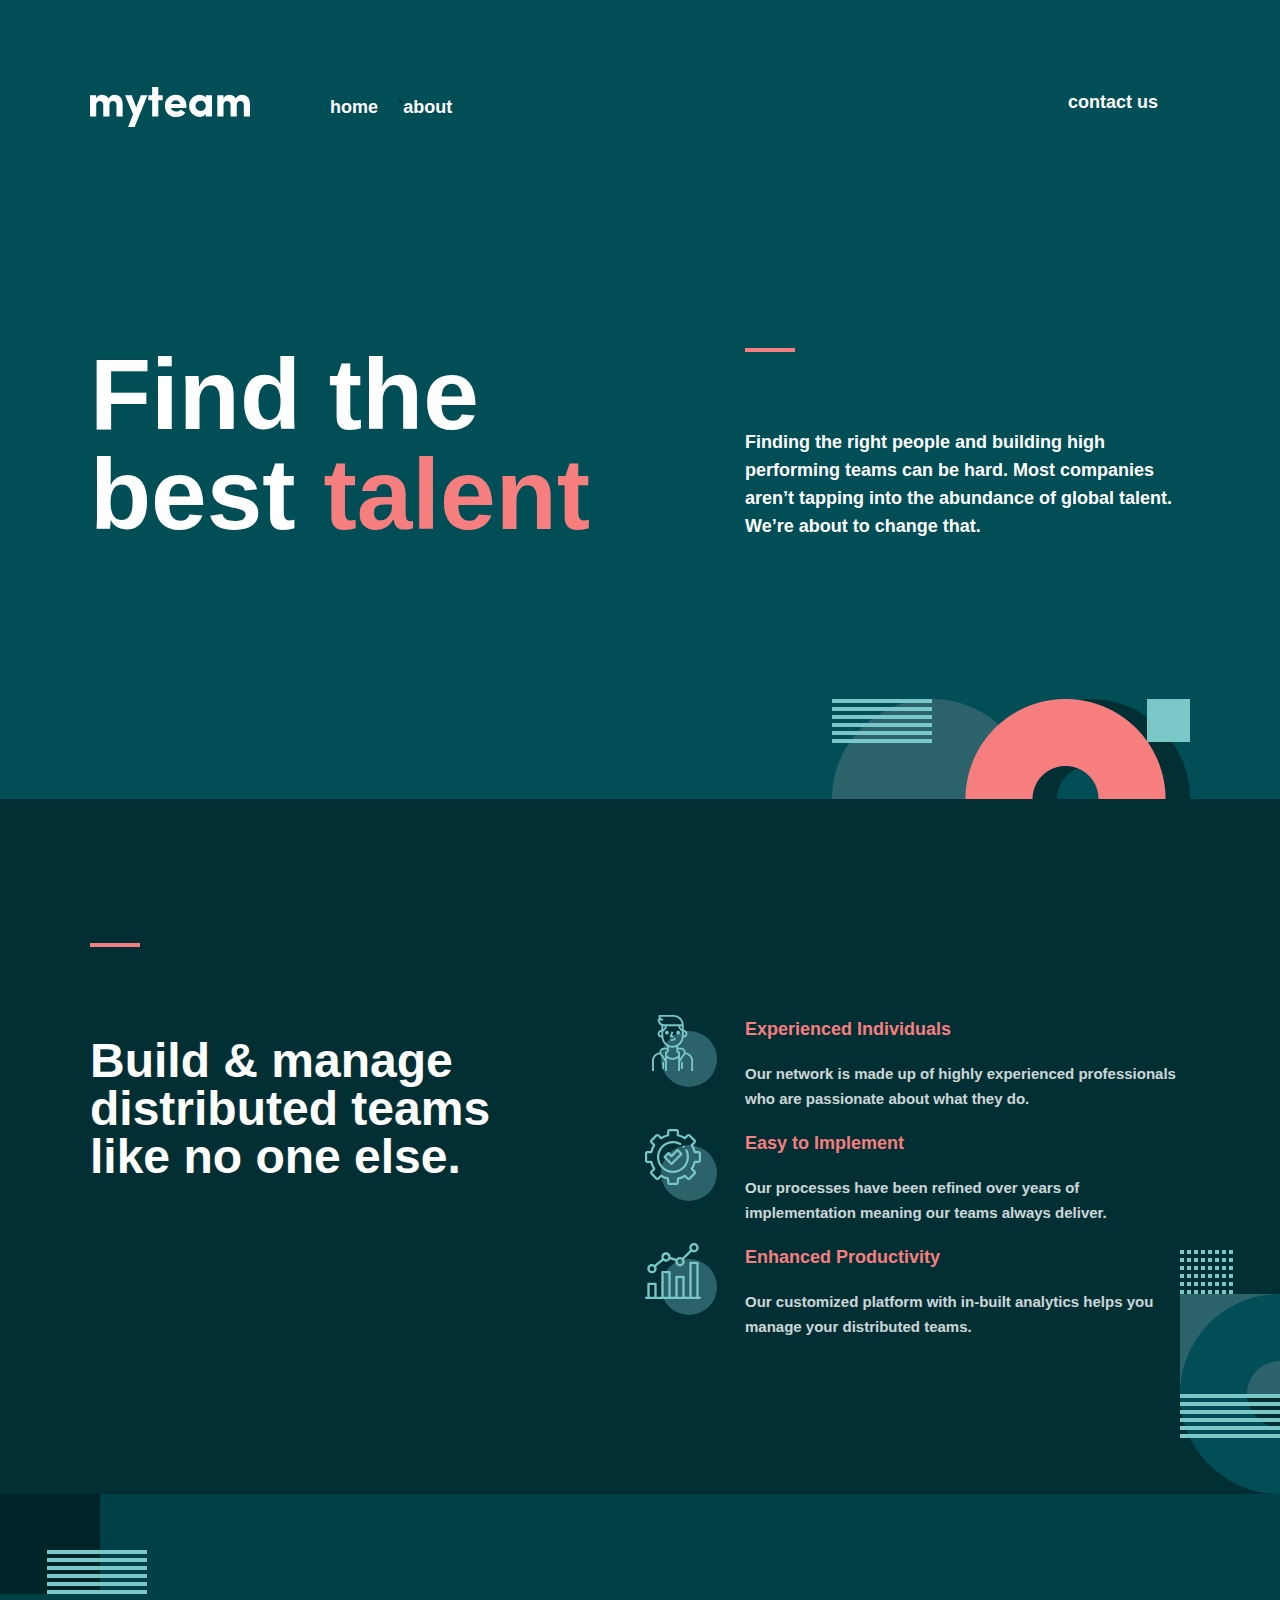
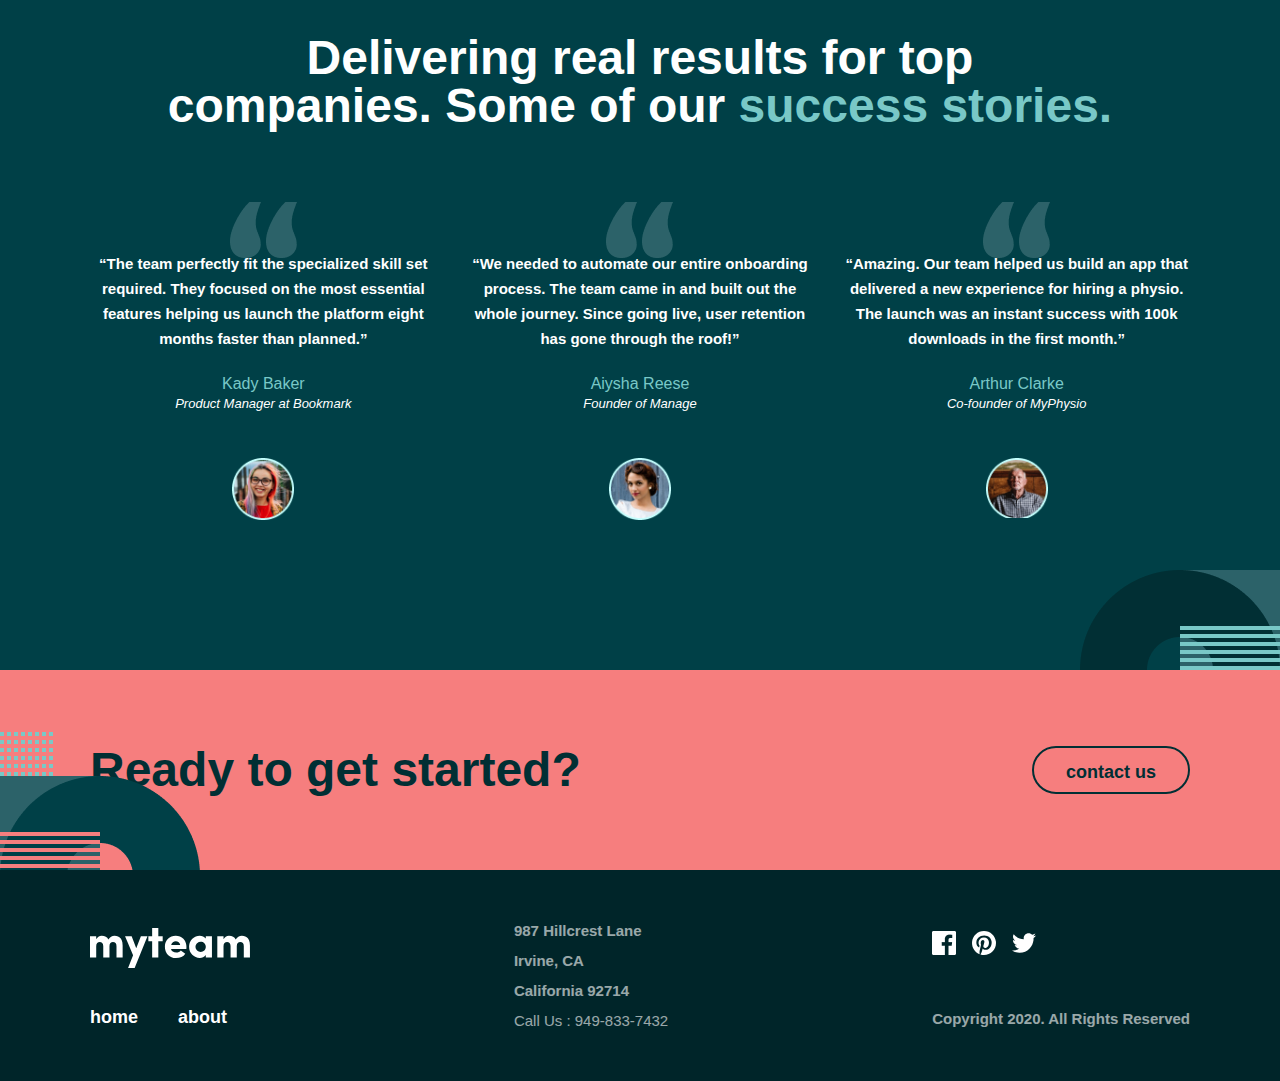
<file: index.html>
<!DOCTYPE html>
<html lang="en">

<head>
    <meta charset="UTF-8">
    <meta http-equiv="X-UA-Compatible" content="IE=edge">
    <meta name="viewport" content="width=device-width, initial-scale=1.0">
    <title>Myteam</title>
    <link rel="stylesheet" href="./css/main.css">
</head>

<body>
    <header class="site-header">
        <h1 class="visually-hidden">Header up</h1>
        <div class="container">
            <div class="site-header__inner">
                <a href="/index.html" class="link site-header__logo">
                    <img src="./images/logo.svg" alt="logo" class="pic site-header__img">
                </a>
                <nav class="site-header__navbar">
                    <ul class="list site-header__list">
                        <li class="item site-header__item">
                            <a href="#" class="link site-header__link">
                                home
                            </a>`
                        </li>
                        <li class="item site-header__item">
                            <a href="./about.html" class="link site-header__link">
                                about
                            </a>
                        </li>
                    </ul>
                </nav>
                <button class="menu-btn">
                    <img src="./images/menu-btn.svg" width="20" height="20" alt="Menu button">
                </button>
                <a href="./contact.html" class="btn site-header__btn">contact us</a>
            </div>
        </div>
    </header>
    <main>
        <section class="hero">
            <div class="container">
                <div class="hero__inner">
                    <div class="title-box">
                        <h1 class="title hero__title">Find the <br> best
                            <span class="span">
                                talent
                            </span>
                        </h1>
                    </div>
                    <div class="tetx-box">
                        <p class="text hero__inner-text">
                            Finding the right people and building high performing teams can be hard. Most companies
                            aren’t tapping into the abundance of global talent. We’re about to change that.
                        </p>
                    </div>
                </div>
            </div>
        </section>
        <section class="manage">
            <div class="container">
                <div class="manage__inner">
                    <div class="manage-title__box">
                        <h2 class="title manage__title">
                            Build & manage distributed teams like no one else.
                        </h2>
                    </div>
                    <div class="manage-box">
                        <ul class="list manage__list">
                            <li class="item manage__item">
                                <h3 class="title manage__name">
                                    <span>Experienced Individuals</span>
                                </h3>
                                <p class="text manage__text">
                                    Our network is made up of highly experienced professionals who are passionate about
                                    what they do.
                                </p>
                            </li>
                            <li class="item manage__item">
                                <h3 class="title manage__name">
                                    <span> Easy to Implement</span>
                                </h3>
                                <p class="text manage__text">
                                    Our processes have been refined over years of implementation meaning our teams
                                    always deliver.
                                </p>
                            </li>
                            <li class="item manage__item">
                                <h3 class="title manage__name">
                                    <span>Enhanced Productivity</span>
                                </h3>
                                <p class="text manage__text">
                                    Our customized platform with in-built analytics helps you manage your distributed
                                    teams.
                                </p>
                            </li>
                        </ul>
                    </div>
                </div>
            </div>
        </section>
        <section class="deliver">
            <div class="container">
                <div class="deliver__inner">
                    <div class="deliver-box">
                        <h2 class="title deliver__titlte">
                            Delivering real results for top <br> companies. Some of our <span
                                class="span__deliver">success
                                stories.</span>
                        </h2>
                    </div>
                    <ul class="list deliver__list">
                        <li class="item delivery__item">
                            <p class="text deliver__text">
                                “The team perfectly fit the specialized skill set required. They focused on the most
                                essential features helping us launch the platform eight months faster than planned.”
                            </p>
                            <span class="span__deliver">Kady Baker</span>
                            <p class="text deliver__des">
                                <em>Product Manager at Bookmark</em>
                            </p>
                        </li>
                        <li class="item delivery__item">
                            <p class="text deliver__text">
                                “We needed to automate our entire onboarding process. The team came in and built out the
                                whole journey. Since going live, user retention has gone through the roof!”
                            </p>
                            <span class="span__deliver">Aiysha Reese</span>
                            <p class="text deliver__des">
                                <em> Founder of Manage</em>
                            </p>
                        </li>
                        <li class="item delivery__item">
                            <p class="text deliver__text">
                                “Amazing. Our team helped us build an app that delivered a new experience for hiring a
                                physio. The launch was an instant success with 100k downloads in the first month.”
                            </p>
                            <span class="span__deliver">Arthur Clarke</span>
                            <p class="text deliver__des">
                                <em>Co-founder of MyPhysio</em>
                            </p>
                        </li>
                    </ul>
                </div>
            </div>
        </section>
        <section class="ready">
            <div class="container">
                <div class="ready__inner">
                    <h2 class="title ready__title">Ready to get started?</h2>
                    <a href="#" class="ready__btn">contact us</a>
                </div>
            </div>
        </section>
    </main>
    <footer class="site-footer">
        <div class="container">
            <div class="footer__inner">
                <ul class="list footer__list">
                    <li class="item footer__item">
                        <a href="./index.html" class="link footer-logo__link">
                            <img src="./images/logo.svg" alt="logo" class="pic">
                        </a>
                        <ul class="list footer-list">
                            <li class="item footer-item">
                                <a href="#" class="link footer-link">
                                    home
                                </a>
                            </li>
                            <li class=" item footer-item">
                                <a href="#" class="link footer-link">
                                    about
                                </a>
                            </li>
                        </ul>
                    </li>
                    <li class="item footer__item">
                        <div class="footer-__address">
                            <ul class="list footer-list">
                                <li class="item footer-item">
                                    987 Hillcrest Lane
                                </li>
                                <li class="item footer-item">
                                    Irvine, CA
                                </li>
                                <li class="item footer-item">
                                    California 92714
                                </li>
                                <li class="item footer-item">
                                    <a class="footer__number" href="tel:+9498337432"> Call Us : 949-833-7432</a>
                                </li>
                            </ul>
                        </div>
                    </li>
                    <li class="item footer__item">
                        <ul class="list app__list">
                            <li class="item app__item">
                                <a href="#" class="link app__link">
                                    <img src="./images/footer/icon1.png" alt="facebook" class="app__pic">
                                </a>
                            </li>
                            <li class="item app__item">
                                <a href="#" class="link app__link">
                                    <img src="./images/footer/icon2.svg" alt="app" class="app__pic">
                                </a>
                            </li>
                            <li class="item app__item">
                                <a href="#" class="link app__link">
                                    <img src="./images/footer/icon3.svg" alt="twitter" class="app__pic">
                                </a>
                            </li>
                        </ul>
                        <small class="footer__small">Copyright 2020. All Rights Reserved</small>
                    </li>
                </ul>
            </div>
        </div>
    </footer>


</body>


</html>
</file>
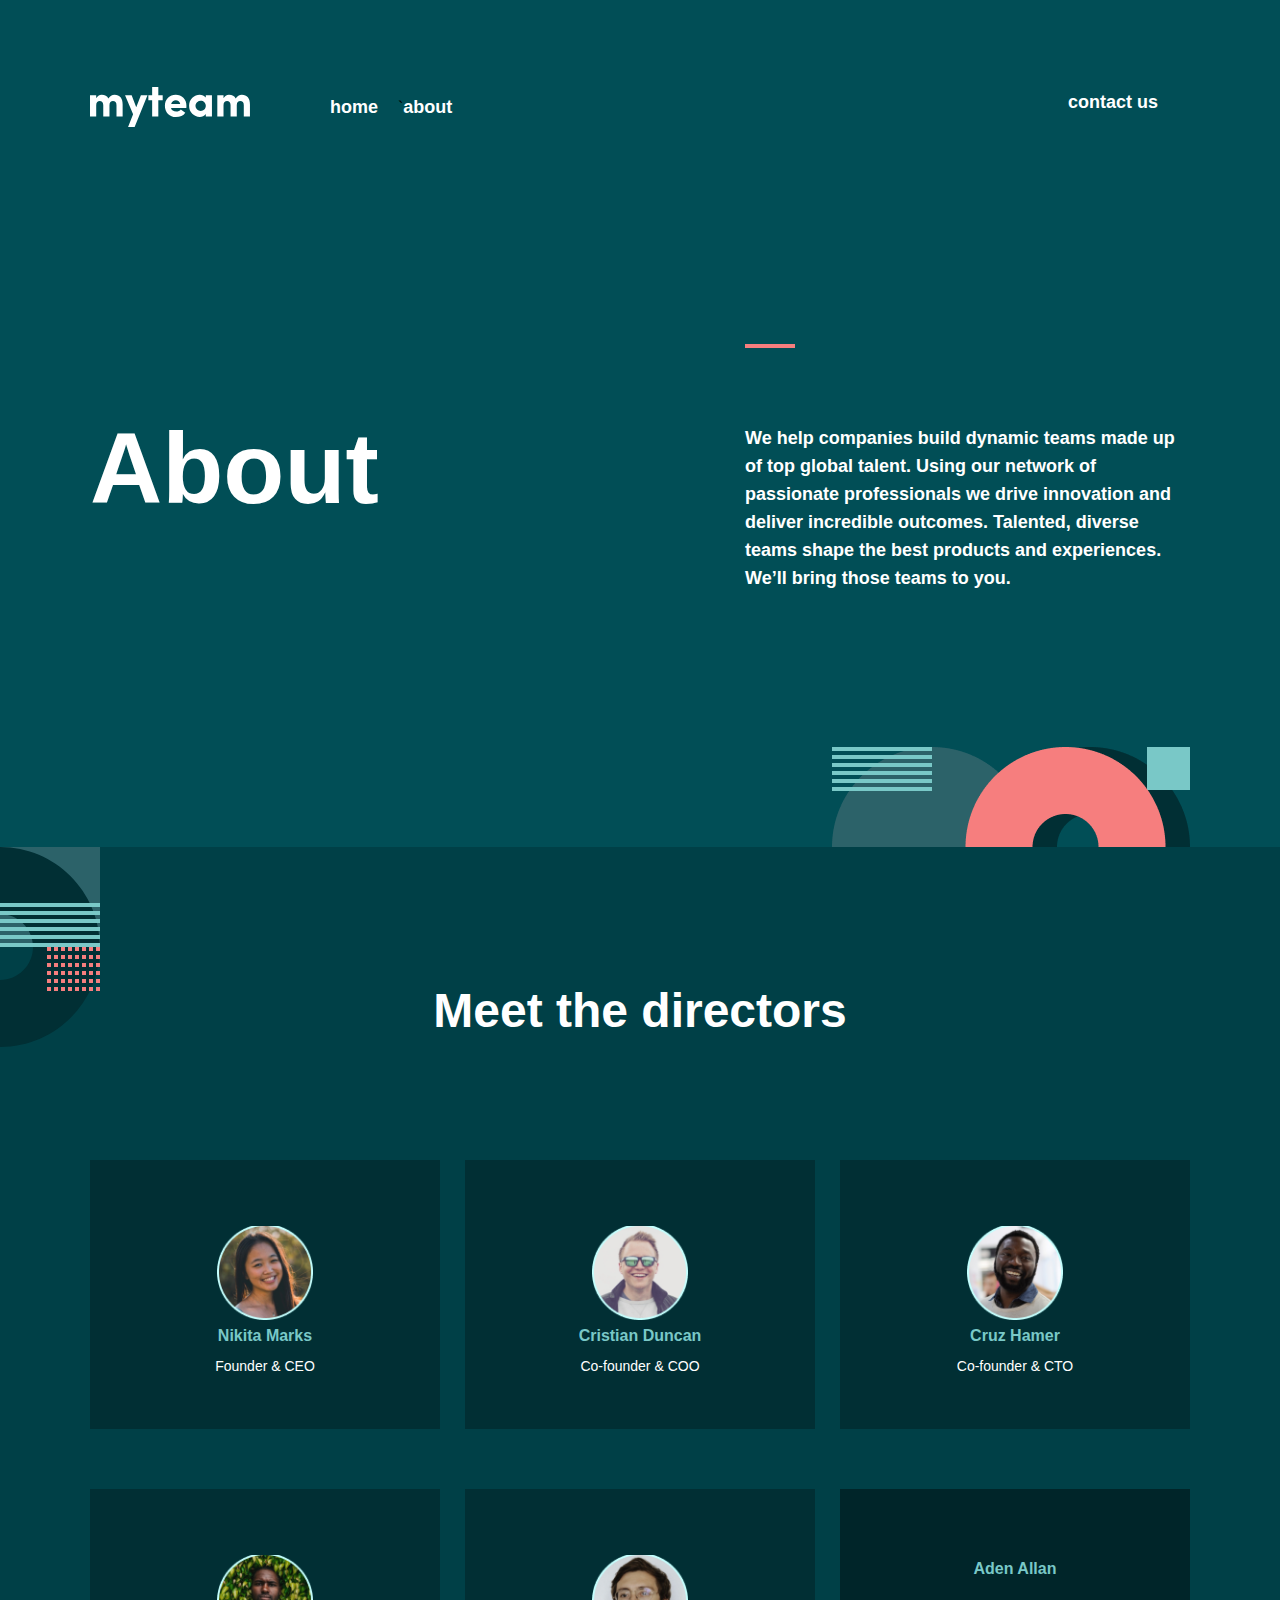
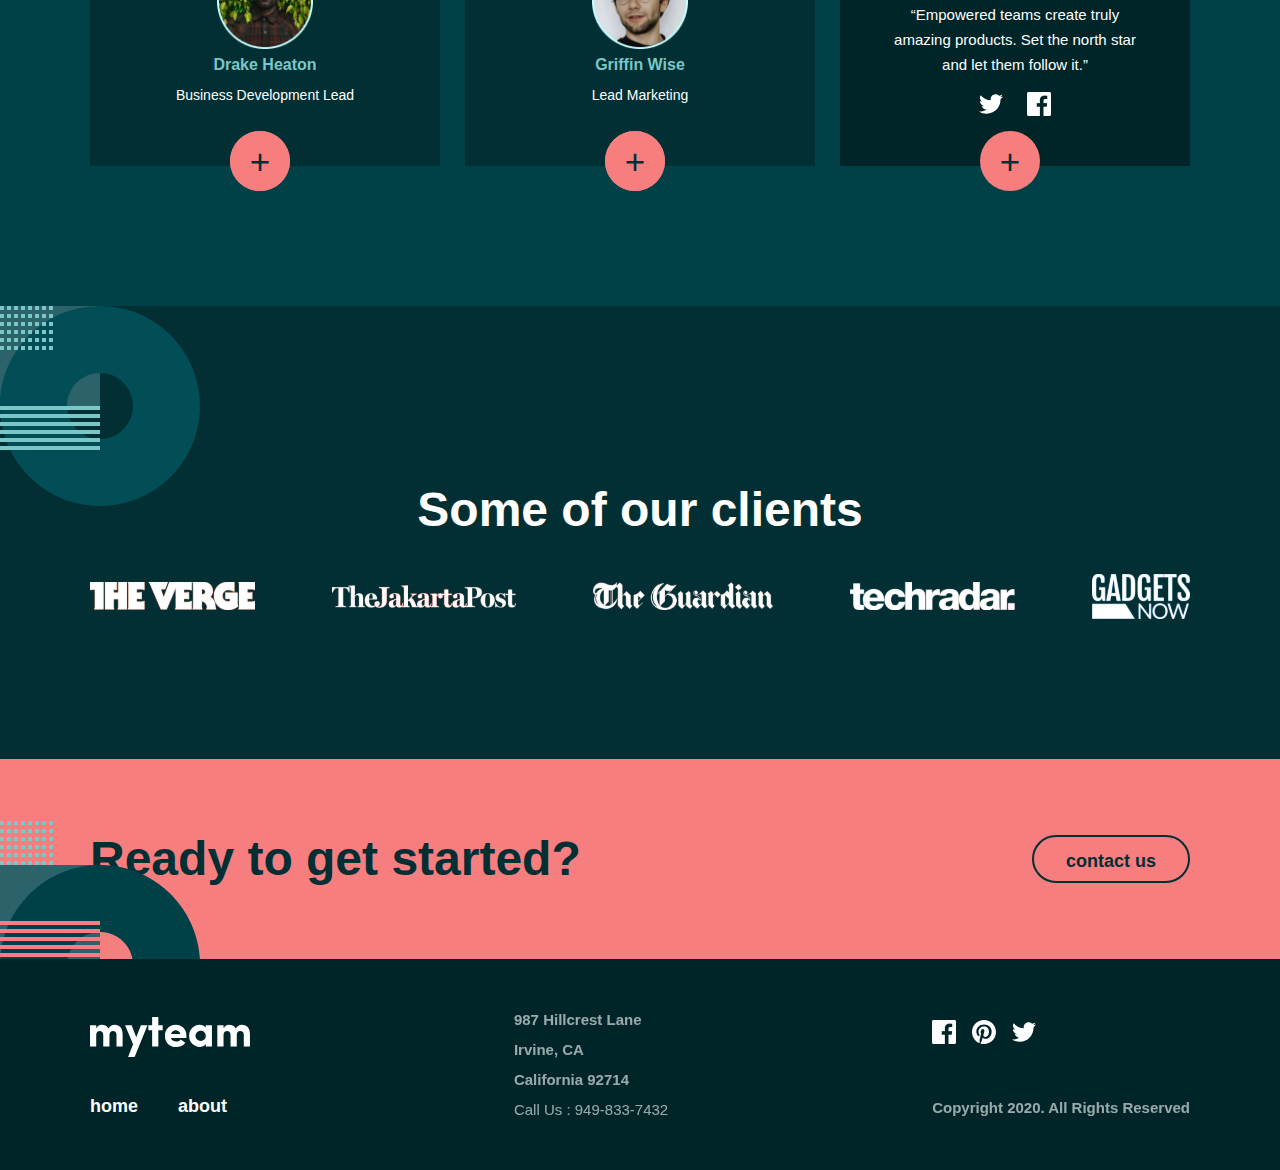
<file: about.html>
<!DOCTYPE html>
<html lang="en">

<head>
    <meta charset="UTF-8">
    <meta http-equiv="X-UA-Compatible" content="IE=edge">
    <meta name="viewport" content="width=device-width, initial-scale=1.0">
    <title>About page</title>
    <link rel="stylesheet" href="./css/main.css">
</head>

<body>

    <header class="site-header">
        <div class="container">
            <div class="site-header__inner">
                <a href="/index.html" class="link site-header__logo">
                    <img src="./images/logo.svg" alt="logo" class="pic site-header__img">
                </a>
                <nav class="site-header__navbar">
                    <ul class="list site-header__list">
                        <li class="item site-header__item">
                            <a href="./index.html" class="link site-header__link">
                                home
                            </a>`
                        </li>
                        <li class="item site-header__item">
                            <a href="#" class="link site-header__link">
                                about
                            </a>
                        </li>
                    </ul>
                </nav>
                <a href="./contact.html" class="btn site-header__btn">contact us</a>
            </div>
        </div>
    </header>

    <!-- Hero -->
    <main>
        <section class="hero">
            <div class="container">
                <div class="hero__inner">
                    <div class="title-box">
                        <h1 class="title hero__title">About
                        </h1>
                    </div>
                    <div class="tetx-box">
                        <p class="text hero__inner-text">
                            We help companies build dynamic teams made up of top global talent. Using our network of
                            passionate professionals we drive innovation and deliver incredible outcomes. Talented,
                            diverse
                            teams shape the best products and experiences. We’ll bring those teams to you.
                        </p>
                    </div>
                </div>
            </div>
        </section>
        <!-- Hero -->

        <section class="meet-direct">
            <div class="container">
                <div class="meet-direct__title">
                    <h2>Meet the directors</h2>
                </div>
                <div class="meet-direct__inner">
                    <div class="meet-direct__boxes">
                        <ul class="meet-direct__lists">
                            <li class="meet-direct__name">Nikita Marks</li>
                            <li class="meet-direct__job">Founder & CEO</li>
                        </ul>
                        <ul class="meet-direct__lists">
                            <li class="meet-direct__name meet-direct__name--2">Cristian Duncan</li>
                            <li class="meet-direct__job">Co-founder & COO</li>
                        </ul>
                        <ul class="meet-direct__lists">
                            <li class="meet-direct__name meet-direct__name--3">Cruz Hamer</li>
                            <li class="meet-direct__job">Co-founder & CTO</li>
                        </ul>
                        <ul class="meet-direct__lists">
                            <li class="meet-direct__name meet-direct__name--4">Drake Heaton</li>
                            <li class="meet-direct__job">Business Development Lead</li>
                        </ul>
                        <ul class="meet-direct__lists">
                            <li class="meet-direct__name meet-direct__name--5">Griffin Wise</li>
                            <li class="meet-direct__job">Lead Marketing</li>
                        </ul>
                        <ul class="meet-direct__lists meet-direct__lists-last">
                            <li class="meet-direct__last">Aden Allan</li>
                            <p>“Empowered teams create truly amazing products. Set the north star and let them follow
                                it.”</p>
                            <div class="meet-direct__social">
                                <img src="./images/footer/icon3.svg" alt="twitter" class="app__pic">
                                <img src="./images/footer/icon1.png" alt="facebook" class="app__pic">
                            </div>
                        </ul>
                    </div>
                </div>
            </div>
        </section>

        <!-- Our clients -->
        <div class="clients">
            <div class="container">
                <h2>Some of our clients</h2>
                <div class="client__inner">
                    <div class="client__company">
                        <img src="./images/some1.svg" alt="The Verge company">
                        <img src="./images/some2.svg" alt="The Jakarta company">
                        <img src="./images/some3.svg" alt="The Guardian company">
                        <img src="./images/some4.svg" alt="The Techradar company">
                        <img src="./images/some5.svg" alt="The Gadjets now company">
                    </div>
                </div>
            </div>
        </div>
        <!-- Our clients -->

        <!-- Ready section -->
        <section class="ready">
            <div class="container">
                <div class="ready__inner">
                    <h2 class="title ready__title">Ready to get started?</h2>
                    <a href="#" class="ready__btn">contact us</a>
                </div>
            </div>
        </section>
        <!-- Ready section -->
    </main>

    <!-- Footer -->
    <footer class="site-footer">
        <div class="container">
            <div class="footer__inner">
                <ul class="list footer__list">
                    <li class="item footer__item">
                        <a href="./index.html" class="link footer-logo__link">
                            <img src="./images/logo.svg" alt="logo" class="pic">
                        </a>
                        <ul class="list footer-list">
                            <li class="item footer-item">
                                <a href="#" class="link footer-link">
                                    home
                                </a>
                            </li>
                            <li class=" item footer-item">
                                <a href="#" class="link footer-link">
                                    about
                                </a>
                            </li>
                        </ul>
                    </li>
                    <li class="item footer__item">
                        <div class="footer-__address">
                            <ul class="list footer-list">
                                <li class="item footer-item">
                                    987 Hillcrest Lane
                                </li>
                                <li class="item footer-item">
                                    Irvine, CA
                                </li>
                                <li class="item footer-item">
                                    California 92714
                                </li>
                                <li class="item footer-item">
                                    <a class="footer__number" href="tel:+9498337432"> Call Us : 949-833-7432</a>
                                </li>
                            </ul>
                        </div>
                    </li>
                    <li class="item footer__item">
                        <ul class="list app__list">
                            <li class="item app__item">
                                <a href="#" class="link app__link">
                                    <img src="./images/footer/icon1.png" alt="facebook" class="app__pic">
                                </a>
                            </li>
                            <li class="item app__item">
                                <a href="#" class="link app__link">
                                    <img src="./images/footer/icon2.svg" alt="app" class="app__pic">
                                </a>
                            </li>
                            <li class="item app__item">
                                <a href="#" class="link app__link">
                                    <img src="./images/footer/icon3.svg" alt="twitter" class="app__pic">
                                </a>
                            </li>
                        </ul>
                        <small class="footer__small">Copyright 2020. All Rights Reserved</small>
                    </li>
                </ul>
            </div>
        </div>
    </footer>
    <!-- Footer -->

</body>

</html>
</file>
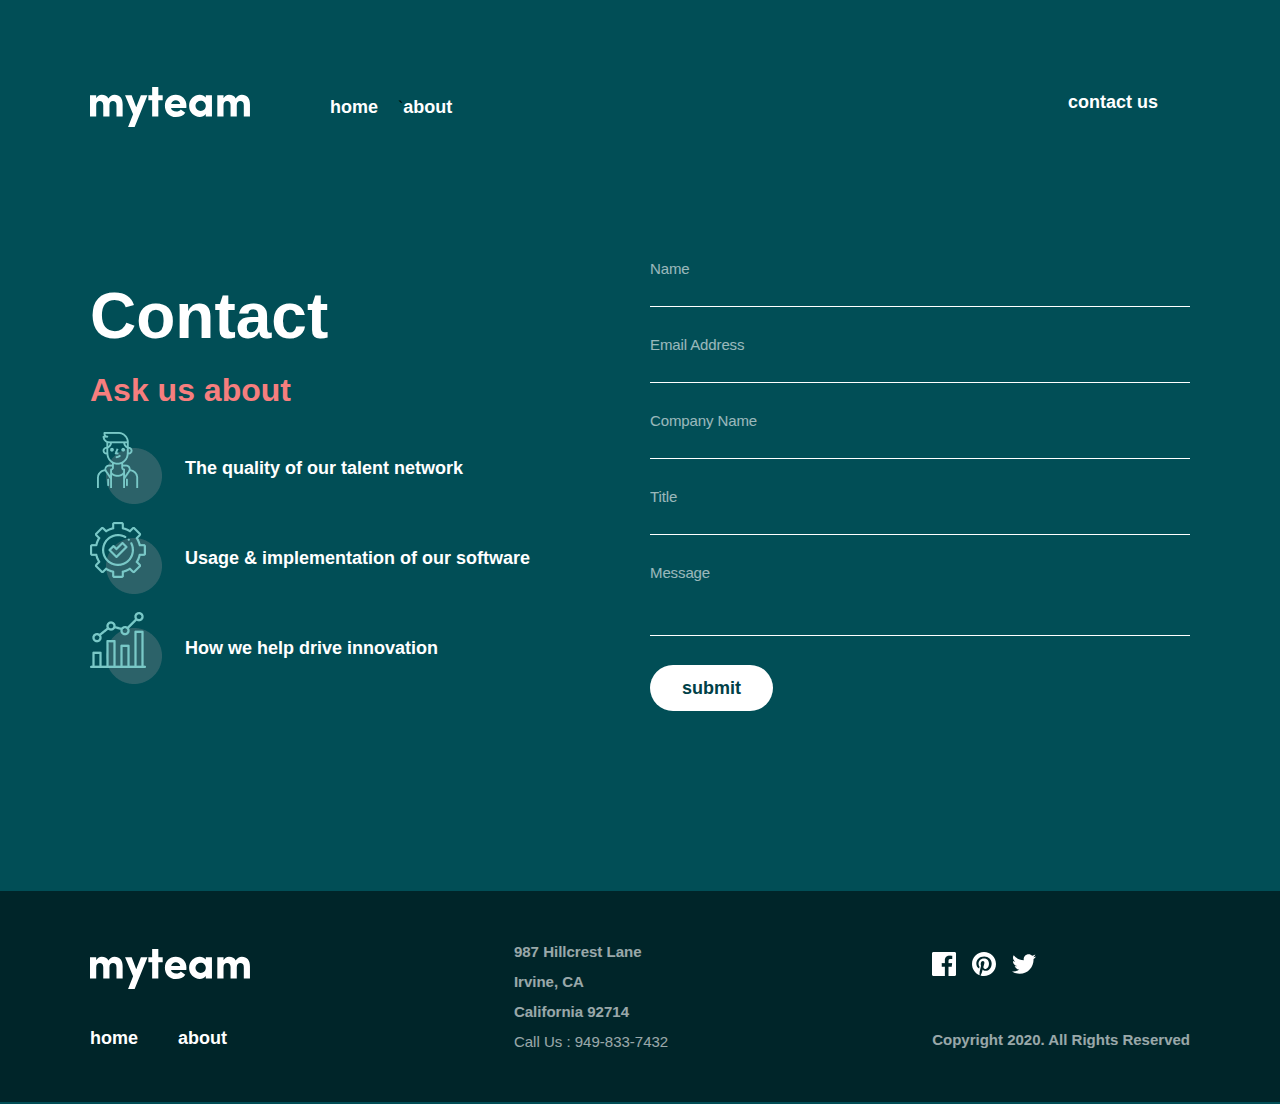
<file: contact.html>
<!DOCTYPE html>
<html lang="en">

<head>
    <meta charset="UTF-8">
    <meta http-equiv="X-UA-Compatible" content="IE=edge">
    <meta name="viewport" content="width=device-width, initial-scale=1.0">
    <title>Contact page</title>
    <link rel="stylesheet" href="./css/main.css">
</head>

<body>
    <header class="site-header">
        <div class="container">
            <div class="site-header__inner">
                <a href="/index.html" class="link site-header__logo">
                    <img src="./images/logo.svg" alt="logo" class="pic site-header__img">
                </a>
                <nav class="site-header__navbar">
                    <ul class="list site-header__list">
                        <li class="item site-header__item">
                            <a href="./index.html" class="link site-header__link">
                                home
                            </a>`
                        </li>
                        <li class="item site-header__item">
                            <a href="./about.html" class="link site-header__link">
                                about
                            </a>
                        </li>
                    </ul>
                </nav>
                <button class="menu-btn">
                    <img src="./images/menu-btn.svg" width="20" height="20" alt="Menu button">
                </button>
                <a href="./contact.html" class="btn site-header__btn">contact us</a>
            </div>
        </div>
    </header>

    <!-- Contact -->
    <main>
        <section class="contact">
            <div class="container">
                <div class="contact__inner">
                    <div class="contact__contents">
                        <h1>Contact</h1>
                        <h2>Ask us about</h2>
                        <h3 class="contact__item-1">The quality of our talent network</h3>
                        <h3 class="contact__item-2">Usage & implementation of our software</h3>
                        <h3 class="contact__item-3">How we help drive innovation</h3>
                    </div>
                    <div class="contact__form">
                        <form action="https://echo.htmlacademy.ru/" method="post" aria-label="Contact Information">
                            <label for="name">Name</label>
                            <input type="text" id="name" name="name" required>
                            <label for="Email">Email Address</label>
                            <input type="email" id="Email" name="Email" required>
                            <label for="company">Company Name</label>
                            <input type="text" id="company" name="Company name" required>
                            <label for="title">Title</label>
                            <input type="text" id="title" name="Title">
                            <label for="textarea">Message</label>
                            <div>
                                <textarea name="message" id="textarea"></textarea>
                            </div>
                            <button type="submit">submit</button>
                        </form>
                    </div>
                </div>
            </div>
        </section>
    </main>
    <!-- Contact -->

    <!-- Footer -->
    <footer class="site-footer">
        <!-- Footer -->
        <div class="container">
            <div class="footer__inner">
                <ul class="list footer__list">
                    <li class="item footer__item">
                        <a href="./index.html" class="link footer-logo__link">
                            <img src="./images/logo.svg" alt="logo" class="pic">
                        </a>
                        <ul class="list footer-list">
                            <li class="item footer-item">
                                <a href="#" class="link footer-link">
                                    home
                                </a>
                            </li>
                            <li class=" item footer-item">
                                <a href="#" class="link footer-link">
                                    about
                                </a>
                            </li>
                        </ul>
                    </li>
                    <li class="item footer__item">
                        <div class="footer-__address">
                            <ul class="list footer-list">
                                <li class="item footer-item">
                                    987 Hillcrest Lane
                                </li>
                                <li class="item footer-item">
                                    Irvine, CA
                                </li>
                                <li class="item footer-item">
                                    California 92714
                                </li>
                                <li class="item footer-item">
                                    <a class="footer__number" href="tel:+9498337432"> Call Us : 949-833-7432</a>
                                </li>
                            </ul>
                        </div>
                    </li>
                    <li class="item footer__item">
                        <ul class="list app__list">
                            <li class="item app__item">
                                <a href="#" class="link app__link">
                                    <img src="./images/footer/icon1.png" alt="facebook" class="app__pic">
                                </a>
                            </li>
                            <li class="item app__item">
                                <a href="#" class="link app__link">
                                    <img src="./images/footer/icon2.svg" alt="app" class="app__pic">
                                </a>
                            </li>
                            <li class="item app__item">
                                <a href="#" class="link app__link">
                                    <img src="./images/footer/icon3.svg" alt="twitter" class="app__pic">
                                </a>
                            </li>
                        </ul>
                        <small class="footer__small">Copyright 2020. All Rights Reserved</small>
                    </li>
                </ul>
            </div>
        </div>
    </footer>

</body>

</html>
</file>
<file: css/main.css>
.visually-hidden {
  clip: rect(0 0 0 0);
  -webkit-clip-path: inset(50%);
          clip-path: inset(50%);
  height: 1px;
  overflow: hidden;
  position: absolute;
  white-space: nowrap;
  width: 1px;
}

.container {
  width: 100%;
  max-width: 1140px;
  padding: 0 20px;
  margin: 0%;
  margin: 0 auto;
}

.site-header {
  padding: 77px 0px;
}

.site-header__inner {
  display: flex;
  align-items: center;
}

.site-header__list {
  display: flex;
}

.site-header__link {
  margin-right: 20px;
}
.site-header__link:hover {
  color: #f67e7e;
  opacity: inherit;
}

.site-header__navbar {
  margin-left: 80px;
}

.site-header__btn {
  margin-left: auto;
  padding: 10px 32px;
  text-decoration: none;
  text-align: center;
  cursor: pointer;
  color: #fff;
  background-color: transparent;
  border-radius: 24px;
  font-weight: 600;
  font-size: 18px;
  line-height: 28px;
}
.site-header__btn:hover {
  background-color: #fff;
  color: #333;
}

.menu-btn {
  display: none;
  border: none;
  outline: none;
  background: transparent;
}

@media only screen and (max-width: 375px) {
  .site-header__navbar {
    display: none;
  }
  .site-header__inner .btn {
    display: none;
  }
  .menu-btn {
    display: block;
    margin-left: auto;
  }
}
@media only screen and (max-width: 576px) {
  .site-header__navbar {
    display: none;
  }
  .site-header__inner .btn {
    display: none;
  }
  .menu-btn {
    display: block;
    margin-left: auto;
  }
}
.hero {
  padding-top: 140px;
  padding-bottom: 255px;
}

.hero__inner {
  position: relative;
  display: flex;
  align-items: center;
  justify-content: space-between;
}

.hero__inner::before {
  position: absolute;
  display: block;
  width: 358px;
  height: 100px;
  background-size: 100%;
  background-image: url("../../images/hero/bg-img.png");
  background-repeat: no-repeat;
  content: "";
  bottom: -255px;
  right: 0;
}

.title-box {
  position: relative;
  width: 100%;
  max-width: 635px;
}

.title-box::before {
  position: absolute;
  content: "";
  display: block;
  width: 100px;
  height: 200px;
  background-image: url("../images/hero/bg.png");
  background-repeat: no-repeat;
  background-size: 100%;
  left: -210px;
}

.tetx-box {
  position: relative;
  width: 100%;
  max-width: 445px;
  padding-top: 80px;
}

.tetx-box::before {
  position: absolute;
  display: block;
  content: "";
  width: 50px;
  height: 4px;
  background-size: 100%;
  background-image: url("../images/hero/line.png");
  background-repeat: no-repeat;
  top: 0%;
}

.hero__inner-text {
  font-weight: 600;
  font-size: 18px;
  line-height: 28px;
  color: #ffffff;
  margin: 0%;
}

.hero__title {
  font-weight: 700;
  font-size: 100px;
  line-height: 100px;
  color: #ffffff;
  margin: 0%;
}

span {
  color: #f67e7e;
}

@media only screen and (max-width: 375px) {
  .hero {
    padding-top: 0px;
  }
  .hero__inner {
    flex-direction: column;
  }
  .tetx-box {
    padding: 20px;
    text-align: center;
  }
  .hero__title {
    font-weight: 700;
    font-size: 40px;
    line-height: 40px;
    text-align: center;
  }
  .hero__inner-text {
    font-size: 15px;
  }
  .tetx-box::before {
    background-image: none !important;
  }
}
@media only screen and (max-width: 576px) {
  .hero {
    padding-top: 0px;
  }
  .hero__inner {
    flex-direction: column;
  }
  .tetx-box {
    padding: 40px;
    text-align: center;
  }
  .hero__title {
    font-weight: 700;
    font-size: 55px;
    line-height: 60px;
    text-align: center;
  }
  .hero__inner-text {
    font-size: 16px;
  }
  .tetx-box::before {
    background-image: none !important;
  }
}
@media only screen and (max-width: 768px) {
  .hero {
    padding-top: 0px;
  }
  .hero__inner {
    flex-direction: column;
  }
  .tetx-box {
    padding: 40px;
    text-align: center;
  }
  .hero__title {
    font-weight: 700;
    font-size: 64px;
    line-height: 60px;
    text-align: center;
  }
  .hero__inner-text {
    font-size: 16px;
  }
  .tetx-box::before {
    background-image: none !important;
  }
}
@media only screen and (max-width: 1024px) {
  .hero {
    padding-top: 0px;
  }
  .hero__inner {
    flex-direction: column;
  }
  .tetx-box {
    padding: 40px;
    text-align: center;
  }
  .hero__title {
    font-weight: 700;
    font-size: 75px;
    line-height: 60px;
    text-align: center;
  }
  .hero__inner-text {
    font-size: 16px;
  }
  .tetx-box::before {
    background-image: none !important;
  }
}
.manage {
  position: relative;
  padding-top: 198px;
  background: #012f34;
  padding-bottom: 140px;
}

.manage__inner {
  position: relative;
  display: flex;
  justify-content: space-between;
}

.manage::before {
  position: absolute;
  content: "";
  display: block;
  width: 100px;
  height: 244px;
  background-image: url("../images/manage/bg.png");
  background-repeat: no-repeat;
  background-size: 100%;
  right: 0%;
  bottom: 0%;
}

.manage-title__box {
  width: 100%;
  max-width: 445px;
  position: relative;
}

.manage-title__box::before {
  position: absolute;
  content: "";
  display: block;
  width: 50px;
  height: 4px;
  background-image: url("../images/line2.jpg");
  background-repeat: no-repeat;
  background-size: 100%;
  top: -54px;
}

.manage-box {
  width: 100%;
  max-width: 545px;
}

.manage__title {
  font-weight: 700;
  font-size: 48px;
  line-height: 48px;
  color: #ffffff;
}

.manage__name {
  font-weight: 700;
  font-size: 18px;
  line-height: 28px;
}

.manage__text {
  font-weight: 600;
  font-size: 15px;
  line-height: 25px;
  color: #ffffff;
  mix-blend-mode: normal;
  opacity: 0.8;
}

.manage__item {
  position: relative;
  padding-left: 100px;
}

.manage__item::before {
  display: block;
  position: absolute;
  width: 72px;
  height: 72px;
  background-image: url(../images/icon1.svg);
  background-repeat: no-repeat;
  content: "";
  left: 0%;
}

.manage__item:nth-child(2):before {
  background-image: url(../images/icon2.svg);
}

.manage__item:nth-child(3):before {
  background-image: url(../images/icon3.svg);
}

@media only screen and (max-width: 375px) {
  .manage__inner {
    flex-direction: column;
  }
  .manage__item::before {
    position: static;
  }
  .manage__inner {
    justify-content: center;
  }
  .list {
    text-align: center;
  }
  .manage__item {
    padding: 0;
  }
  .manage__item::before {
    margin: 0 auto;
  }
}
@media only screen and (max-width: 576px) {
  .manage__inner {
    flex-direction: column;
  }
  .manage__item::before {
    position: static;
  }
  .manage__inner {
    justify-content: center;
  }
  .list {
    text-align: center;
  }
  .manage__item {
    padding: 0;
  }
  .manage__item::before {
    margin: 0 auto;
  }
}
.deliver {
  padding-top: 140px;
  padding-bottom: 150px;
  background: #004047;
  position: relative;
}

.deliver::before {
  position: absolute;
  display: block;
  content: "";
  width: 147px;
  height: 100px;
  background-image: url("../images/deliver/bg1.png");
  background-repeat: no-repeat;
  background-size: 100%;
  top: 0;
}

.deliver::after {
  position: absolute;
  display: block;
  content: "";
  width: 200px;
  height: 100px;
  background-image: url("../images/deliver/bg2.png");
  background-repeat: no-repeat;
  background-size: 100%;
  bottom: 0;
  right: 0;
}

.deliver__inner {
  display: flex;
  flex-direction: column;
}

.deliver-box {
  width: 100%;
  max-width: 948px;
  margin: 0 auto;
}

.deliver__titlte {
  font-weight: 700;
  font-size: 48px;
  line-height: 48px;
  color: #ffffff;
  margin: 0;
  padding: 0;
  text-align: center;
  margin-bottom: 56px;
}

.span__deliver {
  color: #79c8c7;
}

.deliver__list {
  display: grid;
  grid-template-columns: repeat(3, 1fr);
  -moz-column-gap: 30px;
       column-gap: 30px;
}

.delivery__item {
  position: relative;
  display: flex;
  flex-direction: column;
  align-items: center;
  padding-top: 50px;
  padding-bottom: 94px;
}

.delivery__item::before {
  position: absolute;
  display: block;
  content: "";
  width: 67px;
  height: 56px;
  background-size: 100%;
  background-image: url("../images/deliver/icon1.png");
  background-repeat: no-repeat;
  top: 16px;
}

.delivery__item::after {
  position: absolute;
  display: block;
  content: "";
  width: 62px;
  height: 62px;
  background-size: 100%;
  background-image: url("../images/deliver/icon2.png");
  background-repeat: no-repeat;
  bottom: 0;
}

.delivery__item:nth-child(2):after {
  background-image: url("../images/deliver/icon3.png");
}

.delivery__item:nth-child(3):after {
  background-image: url(../images/deliver/icon4.png);
}

.deliver__text {
  font-weight: 600;
  font-size: 15px;
  line-height: 25px;
  text-align: center;
  color: #ffffff;
  margin-bottom: 24px;
}

.deliver__des {
  font-size: 13px;
  line-height: 18px;
  text-align: center;
  color: #ffffff;
  margin-top: 2px;
}

@media only screen and (max-width: 375px) {
  .deliver__inner {
    flex-wrap: wrap;
  }
  .deliver__list {
    display: block;
  }
  .delivery__item:not(:last-child) {
    padding-bottom: 120px;
  }
}
@media only screen and (max-width: 576px) {
  .deliver__inner {
    flex-wrap: wrap;
  }
  .deliver__list {
    display: block;
  }
  .delivery__item:not(:last-child) {
    padding-bottom: 120px;
  }
}
@media only screen and (max-width: 768px) {
  .deliver__inner {
    flex-wrap: wrap;
  }
  .deliver__list {
    display: block;
  }
  .delivery__item:not(:last-child) {
    padding-bottom: 120px;
  }
}
.ready {
  position: relative;
  padding: 76px 0px;
  background: #f67e7e;
}

.ready::before {
  position: absolute;
  display: block;
  content: "";
  width: 200px;
  height: 138px;
  background-image: url("../images/ready/bg.png");
  background-repeat: no-repeat;
  background-size: 100%;
  top: 62px;
}

.ready__inner {
  display: flex;
  justify-content: space-between;
  align-items: center;
  max-height: 48px;
}

.ready__title {
  font-weight: 700;
  font-size: 48px;
  line-height: 48px;
  color: #012f34;
  margin: 0;
}

.ready__inner .ready__btn {
  display: block;
  height: 48px;
  border: none;
  background-color: transparent;
  padding: 10px 32px;
  font-weight: 600;
  font-size: 18px;
  line-height: 28px;
  color: #012f34;
  border: 2px solid #012f34;
  text-decoration: none;
  border-radius: 24px;
}
.ready__inner .ready__btn:hover {
  background-color: #012F34;
  color: #fff;
}

@media only screen and (max-width: 375px) {
  .ready {
    padding: 100px 0;
  }
  .ready::before {
    background-image: none;
  }
  .ready__inner {
    flex-direction: column;
    justify-content: center;
    text-align: center;
  }
  .ready__title {
    font-size: 40px;
  }
  .ready__inner .ready__btn {
    margin-top: 20px;
    z-index: 999;
  }
}
@media only screen and (max-width: 576px) {
  .ready {
    padding: 100px 0;
  }
  .ready::before {
    background-image: none;
  }
  .ready__inner {
    flex-direction: column;
    justify-content: center;
    text-align: center;
  }
  .ready__title {
    font-size: 44px;
  }
  .ready__inner .ready__btn {
    margin-top: 20px;
  }
}
@media only screen and (max-width: 768px) {
  .ready {
    padding: 100px 0;
  }
  .ready::before {
    background-image: url("../images/ready/bg.png");
    top: 110px;
  }
  .ready__inner {
    flex-direction: column;
    justify-content: center;
    text-align: center;
  }
  .ready__title {
    font-size: 49px;
  }
  .ready__inner .ready__btn {
    margin-top: 20px;
  }
}
@media only screen and (max-width: 1024px) {
  .ready {
    padding: 140px 0;
  }
  .ready::before {
    background-image: url("../images/ready/bg.png");
    top: 190px;
  }
  .ready__inner {
    flex-direction: column;
    justify-content: center;
    text-align: center;
  }
  .ready__title {
    font-size: 51px;
  }
  .ready__inner .ready__btn {
    margin-top: 20px;
  }
}
@media only screen and (max-width: 1200px) {
  .ready {
    padding: 100px 0;
  }
  .ready::before {
    background-image: url("../images/ready/bg.png");
    top: 110px;
  }
  .ready__inner {
    flex-direction: column;
    justify-content: center;
    text-align: center;
  }
  .ready__title {
    font-size: 49px;
  }
  .ready__inner .ready__btn {
    margin-top: 20px;
  }
}
.site-footer {
  padding: 48px 0px;
  background-color: #002529;
}

.link {
  text-decoration: none;
}

.list {
  padding: 0%;
  margin: 0%;
  list-style-type: none;
}

.item {
  margin: 0px;
}

.link {
  text-decoration: none;
  color: #fff;
  font-weight: 600;
  font-size: 18px;
  line-height: 28px;
}
.link:hover {
  color: #f67e7e;
}

.link {
  display: inline-block;
  margin-top: 10px;
}

.btn {
  border: none;
  outline: none;
}

.footer__list {
  display: flex;
  justify-content: space-between;
}

.footer-list {
  display: flex;
  -moz-column-gap: 40px;
       column-gap: 40px;
}

.footer-list:nth-child(1) {
  flex-direction: column;
  row-gap: 5px;
}

.footer-logo__link {
  margin-bottom: 25px;
}

.app__list {
  display: flex;
  -moz-column-gap: 16px;
       column-gap: 16px;
}

.app__link img:hover {
  opacity: 0.8;
}

.footer-__address li {
  font-weight: 600;
  font-size: 15px;
  line-height: 25px;
  color: #ffffff;
  opacity: 0.6;
}

.footer__number {
  font-weight: 500;
  font-size: 15px;
  line-height: 25px;
  color: #ffffff;
  text-decoration: none;
}

.footer__small {
  display: inline-block;
  margin-top: 50px;
  font-weight: 600;
  font-size: 15px;
  line-height: 25px;
  text-align: left;
  color: #ffffff;
  opacity: 0.6;
}

@media only screen and (max-width: 375px) {
  .footer__list {
    display: block;
    text-align: center;
  }
  .app__list {
    justify-content: center;
  }
  .item {
    text-align: center;
    margin: 0 auto;
  }
  .item:not(:last-child) {
    margin-bottom: 10px;
  }
}
@media only screen and (max-width: 576px) {
  .footer__list {
    display: block;
    text-align: center;
  }
  .app__list {
    justify-content: center;
  }
  .item {
    text-align: center;
    margin: 0 auto;
  }
  .item:not(:last-child) {
    margin-bottom: 10px;
  }
}
@media only screen and (max-width: 768px) {
  .footer__list {
    display: block;
    text-align: center;
  }
  .app__list {
    justify-content: flex-start;
  }
  .item {
    text-align: left;
  }
  .item:not(:last-child) {
    margin-bottom: 10px;
  }
}
.tetx-box::before {
  background-image: url("../../images/about-line.svg");
}

.meet-direct {
  padding: 140px 0 140px 0;
  background-color: #004047;
  background-image: url("../../images/mett-bg1.svg");
  background-repeat: no-repeat;
}

.meet-direct__title h2 {
  margin: 0;
  font-weight: 700;
  font-size: 48px;
  line-height: 48px;
  text-align: center;
  color: #ffffff;
}

.meet-direct__boxes {
  display: flex;
  justify-content: space-between;
  flex-wrap: wrap;
  margin-top: 65px;
  position: relative;
}

.meet-direct__name::before {
  content: "";
  display: block;
  margin: 0 auto;
  background-size: 100%;
  width: 96px;
  height: 96px;
  background-image: url("../../images/Oval1.png");
  background-repeat: no-repeat;
}

.meet-direct__name--2:before {
  background-image: url("../../images/Oval2.png");
}

.meet-direct__name--3:before {
  background-image: url("../../images/Oval3.png");
}

.meet-direct__name--4:before {
  background-image: url("../../images/Oval4.png");
}

.meet-direct__name--5:before {
  background-image: url("../../images/Oval5.png");
}

.meet-direct__lists {
  padding: 0;
  margin: 0;
  width: 100%;
  max-width: 350px;
  padding: 50px;
  background-color: #012f34;
}
.meet-direct__lists li {
  list-style: none;
}

.meet-direct__lists {
  margin-top: 60px;
}

.meet-direct__name {
  padding: 16px 0 4px 0;
  font-weight: 700;
  font-size: 16px;
  line-height: 28px;
  text-align: center;
  color: #79c8c7;
}

.meet-direct__lists p {
  font-weight: 500;
  font-size: 15px;
  line-height: 25px;
  text-align: center;
  color: #ffffff;
}

.meet-direct__job {
  font-size: 14px;
  line-height: 25px;
  text-align: center;
  color: #ffffff;
}

.meet-direct__job::after {
  content: "+";
  font-size: 35px;
  color: #012f34;
  padding-top: 23px;
  position: absolute;
  bottom: -25px;
  margin-left: 90px;
  width: 60px;
  height: 60px;
  line-height: 15px;
  background-color: #f67e7e;
  display: block;
  border-radius: 50%;
}

.meet-direct__job:hover::after {
  background-color: #79c8c7;
  content: "-";
}

.meet-direct__last {
  padding: 16px 0 4px 0;
  line-height: 28px;
  font-weight: 700;
  font-size: 16px;
  text-align: center;
  color: #79c8c7;
}

.meet-direct__lists-last {
  background-color: #002529;
}

.meet-direct__social {
  text-align: center;
}

.meet-direct__social img:not(:last-child) {
  margin-right: 20px;
}

@media only screen and (max-width: 576px) {
  .meet-direct__boxes {
    justify-content: center;
  }
}
@media only screen and (max-width: 768px) {
  .meet-direct__boxes {
    justify-content: center;
  }
}
.clients {
  padding: 140px 0 140px 0;
  background-color: #012f34;
  background-image: url("../../images/some-bg.svg");
  background-repeat: no-repeat;
}

.clients h2 {
  font-weight: 700;
  font-size: 48px;
  line-height: 48px;
  text-align: center;
  color: #ffffff;
  text-align: center;
}

.client__company {
  display: flex;
  justify-content: space-between;
  align-items: center;
}

@media only screen and (max-width: 576px) {
  .clients h2 {
    margin-top: 80px;
  }
  .client__company {
    margin-top: 70px;
    flex-direction: column;
  }
  .client__company img:not(:last-child) {
    margin-bottom: 90px;
  }
}
@media only screen and (max-width: 768px) {
  .clients h2 {
    margin-top: 80px;
  }
  .client__company {
    margin-top: 70px;
    flex-direction: column;
  }
  .client__company img:not(:last-child) {
    margin-bottom: 90px;
  }
}
@media only screen and (max-width: 1024px) {
  .client__company {
    flex-wrap: wrap;
  }
  .client__company img {
    margin-bottom: 30px;
  }
  .clients h2 {
    margin-top: 80px;
  }
}
.contact {
  padding: 52px 0 180px 0;
}

.contact__inner {
  display: flex;
  justify-content: space-between;
  align-items: center;
}

.contact__contents h1 {
  margin: 0;
  font-weight: 700;
  font-size: 64px;
  line-height: 100px;
  color: #ffffff;
}

.contact__contents h2 {
  margin: 0;
  font-weight: 700;
  font-size: 32px;
  line-height: 48px;
  color: #f67e7e;
}

.contact__contents h3 {
  font-weight: 700;
  font-size: 18px;
  line-height: 28px;
  color: #ffffff;
}

.contact__item-1 {
  display: flex;
  align-items: center;
}

.contact__item-2 {
  display: flex;
  align-items: center;
}

.contact__item-3 {
  display: flex;
  align-items: center;
}

.contact__item-1::before {
  content: "";
  display: inline-block;
  margin-right: 23px;
  width: 72px;
  height: 72px;
  background-image: url("../../images/ask1.png");
  background-repeat: no-repeat;
  background-size: 100%;
}

.contact__item-2::before {
  content: "";
  display: inline-block;
  margin-right: 23px;
  width: 72px;
  height: 72px;
  background-image: url("../../images/ask2.png");
  background-repeat: no-repeat;
  background-size: 100%;
}

.contact__item-3::before {
  content: "";
  display: inline-block;
  margin-right: 23px;
  width: 72px;
  height: 72px;
  background-image: url("../../images/ask3.png");
  background-repeat: no-repeat;
  background-size: 100%;
}

label {
  font-weight: 500;
  font-size: 15px;
  line-height: 25px;
  letter-spacing: -0.115385px;
  color: #ffffff;
  opacity: 0.6;
}

input:not(:last-child) {
  margin-bottom: 25px;
}

input {
  display: block;
  width: 540px;
  font-size: 20px;
  background-color: transparent;
  border: none;
  border-bottom: 1px solid #ffffff;
  outline: none;
  color: #f1f1f1;
}

input:focus {
  border-bottom-color: #79c8c7;
}

input:focus ~ label {
  color: #f67e7e;
  font-weight: 600;
}

textarea {
  width: 540px;
  font-size: 20px;
  border: none;
  outline: none;
  background-color: transparent;
  resize: none;
  border-bottom: 1px solid #ffffff;
  color: #f1f1f1;
}

textarea:focus {
  border-bottom-color: #f67e7e;
}

.contact__form button {
  margin-top: 25px;
  padding: 9px 32px 9px 32px;
  font-weight: 600;
  font-size: 18px;
  line-height: 28px;
  max-width: 123px;
  border: 2px solid #ffffff;
  border-radius: 24px;
  background-color: #ffffff;
  border: none;
  outline: none;
  color: #004047;
  cursor: pointer;
}

@media only screen and (max-width: 375px) {
  .contact {
    padding: 0px 0 180px 0;
  }
  .contact__inner {
    flex-direction: column;
  }
  .contact__contents {
    text-align: center;
  }
  .contact__contents h1 {
    font-size: 55px;
  }
  .contact__contents h2 {
    font-size: 30px;
  }
  .contact__contents h3 {
    text-align: left;
  }
  .contact__item-1 {
    display: flex;
    justify-content: center;
    align-items: center;
  }
  .contact__item-2 {
    display: flex;
    justify-content: center;
    align-items: center;
  }
  .contact__item-3 {
    display: flex;
    justify-content: center;
    align-items: center;
  }
  .contact__item-1::before {
    margin-top: 30px;
    margin-left: 0px;
  }
  .contact__item-2::before {
    margin-left: 10px;
  }
  .contact__item-3::before {
    margin-left: 0px;
  }
  .contact__form {
    margin: 0 auto;
  }
  input,
textarea {
    width: 325px;
  }
}
@media only screen and (max-width: 576px) {
  .contact {
    padding: 0px 0 180px 0;
  }
  .contact__inner {
    flex-direction: column;
  }
  .contact__contents {
    text-align: center;
  }
  .contact__contents h1 {
    font-size: 55px;
  }
  .contact__contents h2 {
    font-size: 30px;
  }
  .contact__contents h3 {
    text-align: left;
  }
  .contact__item-1 {
    display: flex;
    justify-content: center;
    align-items: center;
  }
  .contact__item-2 {
    display: flex;
    justify-content: center;
    align-items: center;
  }
  .contact__item-3 {
    display: flex;
    justify-content: center;
    align-items: center;
  }
  .contact__item-1::before {
    margin-top: 30px;
    margin-left: 0px;
  }
  .contact__item-2::before {
    margin-left: 10px;
  }
  .contact__item-3::before {
    margin-left: 0px;
  }
  .contact__form {
    margin: 0 auto;
  }
  input,
textarea {
    width: 405px;
  }
}
@media only screen and (max-width: 768px) {
  .contact {
    padding: 0px 0 180px 0;
  }
  .contact__inner {
    flex-direction: column;
  }
  .contact__contents {
    text-align: center;
  }
  .contact__contents h1 {
    font-size: 57px;
  }
  .contact__contents h2 {
    font-size: 32px;
  }
  .contact__contents h3 {
    text-align: left;
  }
  .contact__item-1 {
    display: flex;
    justify-content: center;
    align-items: center;
  }
  .contact__item-2 {
    display: flex;
    justify-content: center;
    align-items: center;
  }
  .contact__item-3 {
    display: flex;
    justify-content: center;
    align-items: center;
  }
  .contact__item-1::before {
    margin-top: 30px;
    margin-left: 0px;
  }
  .contact__item-2::before {
    margin-left: 10px;
  }
  .contact__item-3::before {
    margin-left: 0px;
  }
  .contact__form {
    margin: 0 auto;
  }
  input,
textarea {
    width: 455px;
  }
}
@media only screen and (max-width: 1024px) {
  .contact {
    padding: 0px 0 180px 0;
  }
  .contact__inner {
    flex-direction: column;
  }
  .contact__contents {
    text-align: center;
  }
  .contact__contents h1 {
    font-size: 59px;
  }
  .contact__contents h2 {
    font-size: 34px;
  }
  .contact__contents h3 {
    text-align: left;
  }
  .contact__item-3 {
    display: flex;
    justify-content: center;
    align-items: center;
  }
  .contact__item-3 {
    display: flex;
    justify-content: center;
    align-items: center;
  }
  .contact__item-3 {
    display: flex;
    justify-content: center;
    align-items: center;
  }
  .contact__item-1::before {
    margin-top: 30px;
    margin-left: 0px;
  }
  .contact__item-2::before {
    margin-left: 10px;
  }
  .contact__item-3::before {
    margin-left: 0px;
  }
  .contact__form {
    margin: 0 auto;
  }
  input,
textarea {
    width: 500px;
  }
}
html {
  height: 100%;
  scroll-behavior: smooth;
}

*,
*::after,
*::before {
  box-sizing: border-box;
  transition: all 0.2s ease;
}

body {
  display: flex;
  flex-direction: column;
  height: 100%;
  margin: 0;
  background: #3eb1be;
  font-family: "Fraunces 9pt", "Arial", sans-serif;
  background-color: #014e56;
}

main {
  flex-grow: 1;
}

img {
  vertical-align: middle;
  -o-object-fit: cover;
     object-fit: cover;
}/*# sourceMappingURL=main.css.map */
</file>
